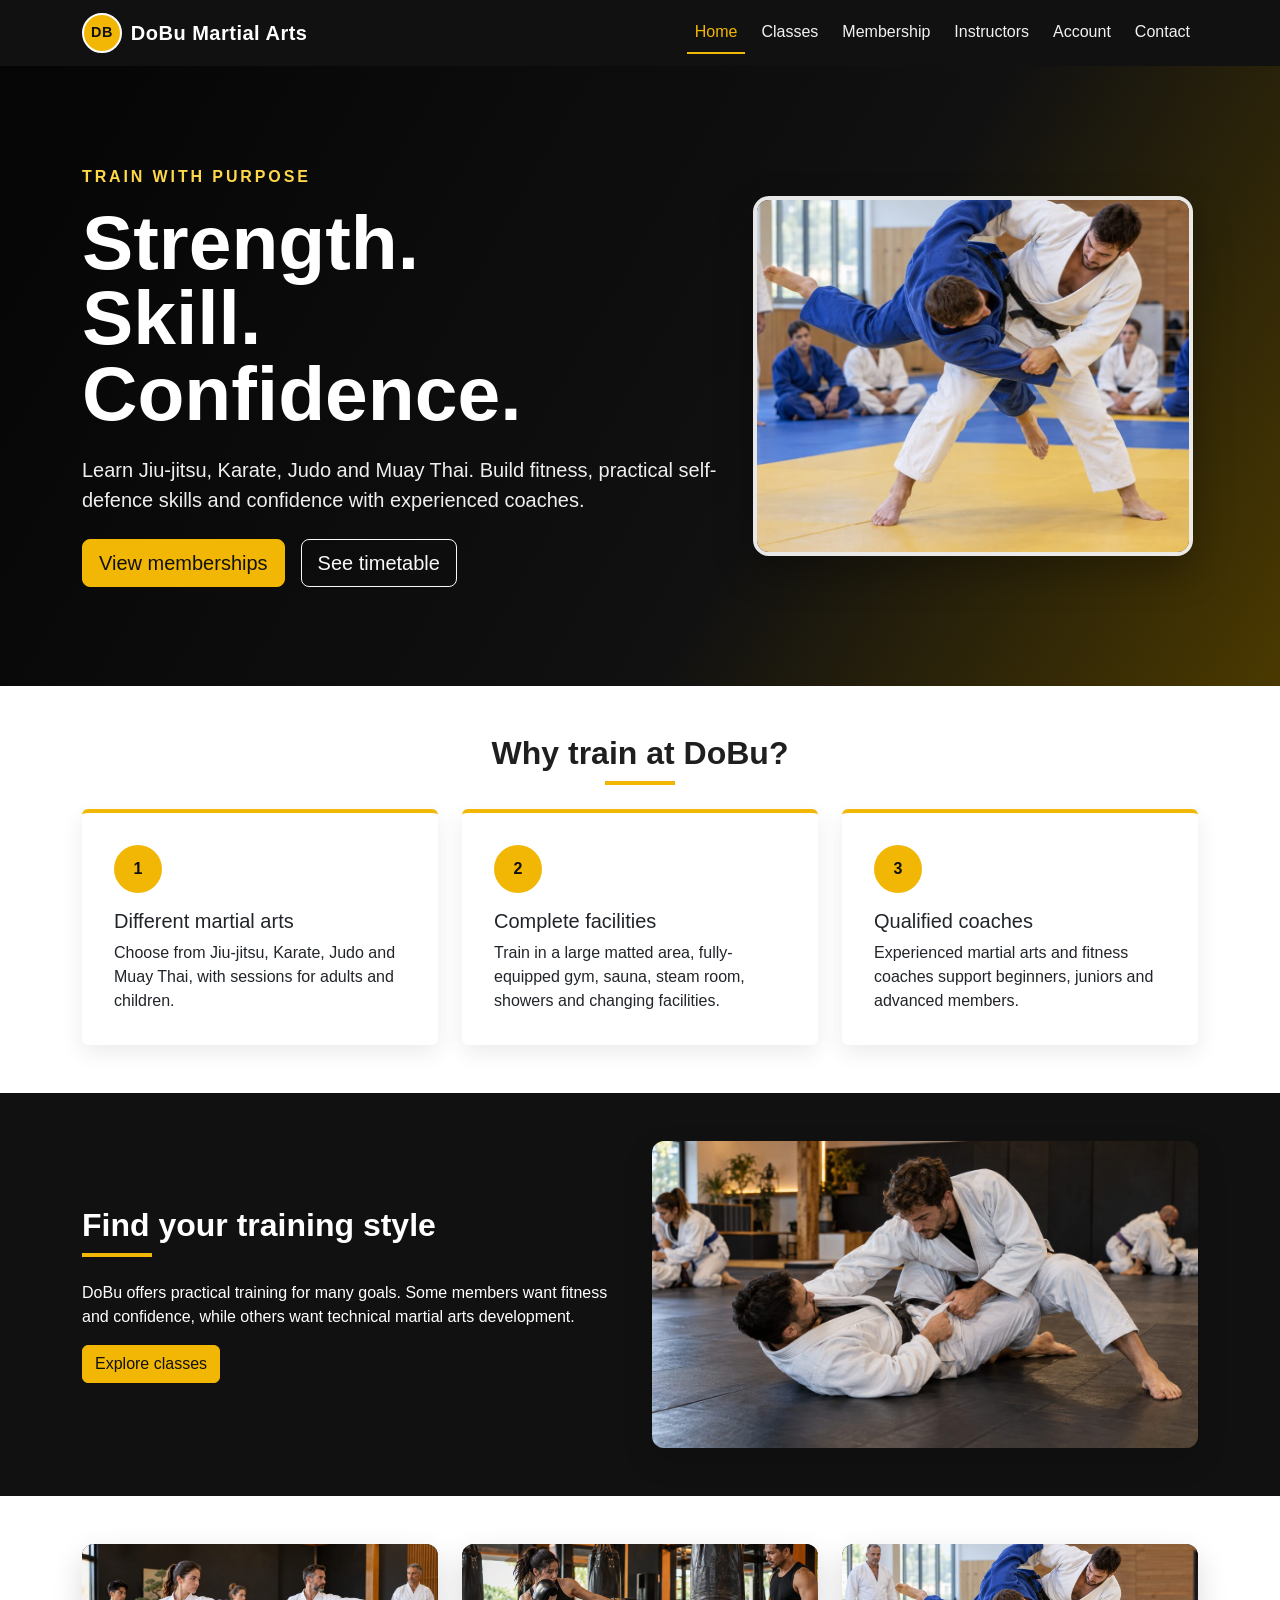
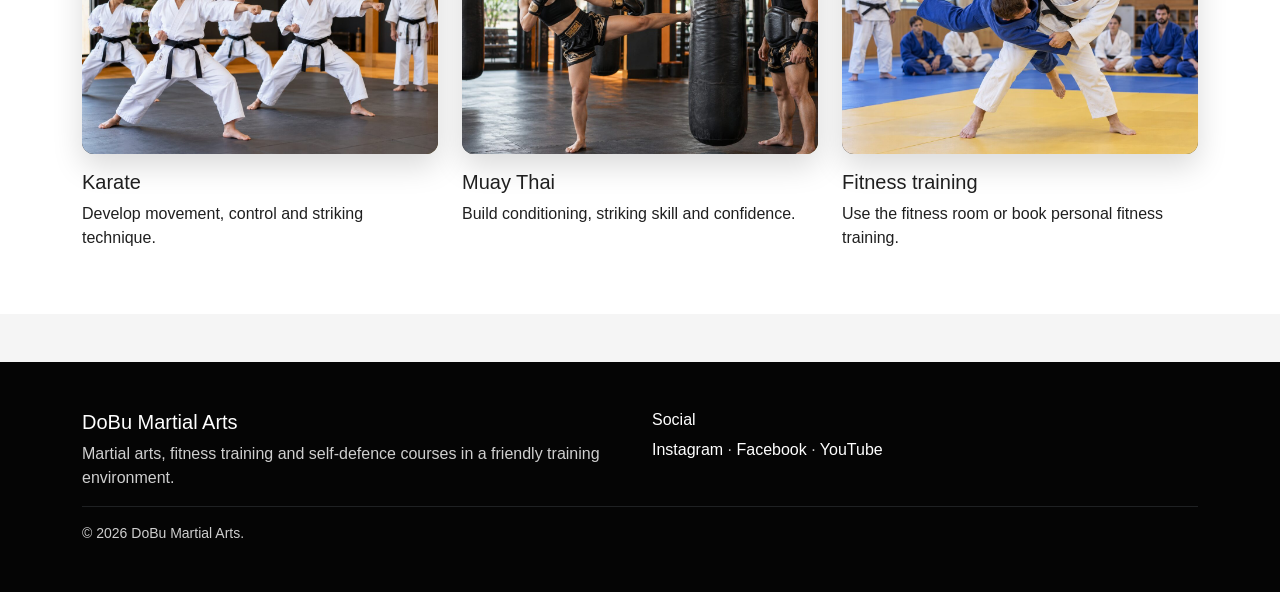
<file: index.html>
<!doctype html><html lang="en"><head><meta charset="utf-8"><meta name="viewport" content="width=device-width, initial-scale=1"><meta name="description" content="DoBu Martial Arts gym, classes, memberships and fitness training."><title>Home | DoBu Martial Arts</title><link rel="stylesheet" href="bootstrap/css/bootstrap.min.css"><link rel="stylesheet" href="css/style.css"></head><body><a class="skip-link" href="#mainContent">Skip to main content</a>
<nav class="navbar navbar-expand-lg navbar-dark bg-dobu-black sticky-top" aria-label="Main navigation">
  <div class="container">
    <a class="navbar-brand d-flex align-items-center" href="index.html"><span class="brand-mark">DB</span>DoBu Martial Arts</a>
    <button class="navbar-toggler" type="button" data-bs-toggle="collapse" data-bs-target="#mainNav" aria-controls="mainNav" aria-expanded="false" aria-label="Toggle navigation"><span class="navbar-toggler-icon"></span></button>
    <div class="collapse navbar-collapse" id="mainNav"><ul class="navbar-nav ms-auto gap-lg-2"><li class="nav-item"><a class="nav-link active" aria-current="page" href="index.html">Home</a></li><li class="nav-item"><a class="nav-link" href="classes.html">Classes</a></li><li class="nav-item"><a class="nav-link" href="membership.html">Membership</a></li><li class="nav-item"><a class="nav-link" href="instructors.html">Instructors</a></li><li class="nav-item"><a class="nav-link" href="account.html">Account</a></li><li class="nav-item"><a class="nav-link" href="contact.html">Contact</a></li></ul></div>
  </div>
</nav><main id="mainContent">
<section class="hero"><div class="container"><div class="row align-items-center g-4"><div class="col-lg-7"><p class="hero-kicker">Train with purpose</p><h1>Strength.<br>Skill.<br>Confidence.</h1><p class="lead mt-4">Learn Jiu-jitsu, Karate, Judo and Muay Thai. Build fitness, practical self-defence skills and confidence with experienced coaches.</p><div class="d-flex flex-wrap gap-3 mt-4 justify-content-center justify-content-lg-start"><a class="btn btn-dobu btn-lg" href="membership.html">View memberships</a><a class="btn btn-outline-light btn-lg" href="classes.html">See timetable</a></div></div><div class="col-lg-5 d-flex justify-content-center"><div class="hero-photo"><img src="images/martial-arts/judo.jpg" alt="Two martial arts students practising judo in a dojo"></div></div></div></div></section>
<section class="py-5 bg-white"><div class="container"><h2 class="section-title text-center">Why train at DoBu?</h2><div class="row g-4"><div class="col-md-4"><div class="card feature-card p-3"><div class="card-body"><div class="feature-number">1</div><h3 class="h5">Different martial arts</h3><p class="mb-0">Choose from Jiu-jitsu, Karate, Judo and Muay Thai, with sessions for adults and children.</p></div></div></div><div class="col-md-4"><div class="card feature-card p-3"><div class="card-body"><div class="feature-number">2</div><h3 class="h5">Complete facilities</h3><p class="mb-0">Train in a large matted area, fully-equipped gym, sauna, steam room, showers and changing facilities.</p></div></div></div><div class="col-md-4"><div class="card feature-card p-3"><div class="card-body"><div class="feature-number">3</div><h3 class="h5">Qualified coaches</h3><p class="mb-0">Experienced martial arts and fitness coaches support beginners, juniors and advanced members.</p></div></div></div></div></div></section>
<section class="py-5 dark-section"><div class="container"><div class="row g-4 align-items-center"><div class="col-lg-6"><h2 class="section-title">Find your training style</h2><p>DoBu offers practical training for many goals. Some members want fitness and confidence, while others want technical martial arts development.</p><a class="btn btn-dobu" href="classes.html">Explore classes</a></div><div class="col-lg-6"><div class="sign-panel"><img src="images/martial-arts/jiu-jitsu.jpg" alt="Students practising a jiu-jitsu technique"></div></div></div></div></section>
<section class="py-5 bg-white"><div class="container"><div class="row g-4"><div class="col-md-4"><div class="sign-panel compact"><img src="images/martial-arts/karate.jpg" alt="Students practising karate in a dojo"></div><h3 class="h5 mt-3">Karate</h3><p>Develop movement, control and striking technique.</p></div><div class="col-md-4"><div class="sign-panel compact"><img src="images/martial-arts/muay-thai.jpg" alt="Students practising Muay Thai in a ring"></div><h3 class="h5 mt-3">Muay Thai</h3><p>Build conditioning, striking skill and confidence.</p></div><div class="col-md-4"><div class="sign-panel compact"><img src="images/martial-arts/judo.jpg" alt="Students exercising together during martial arts training"></div><h3 class="h5 mt-3">Fitness training</h3><p>Use the fitness room or book personal fitness training.</p></div></div></div></section>
</main><footer class="footer py-5 mt-5">
  <div class="container">
    <div class="row g-4 align-items-start">
      <div class="col-md-6"><h2 class="h5 text-white">DoBu Martial Arts</h2><p class="mb-0">Martial arts, fitness training and self-defence courses in a friendly training environment.</p></div>
      <div class="col-md-6"><h2 class="h6 text-white">Social</h2><p class="mb-0"><a href="https://www.instagram.com/" target="_blank" rel="noopener">Instagram</a> · <a href="https://www.facebook.com/" target="_blank" rel="noopener">Facebook</a> · <a href="https://www.youtube.com/" target="_blank" rel="noopener">YouTube</a></p></div>
    </div>
    <hr class="border-secondary"><p class="small mb-0">&copy; <span class="current-year"></span> DoBu Martial Arts.</p>
  </div>
</footer>
<script src="bootstrap/js/bootstrap.bundle.min.js"></script><script src="js/main.js"></script></body></html>
</file>
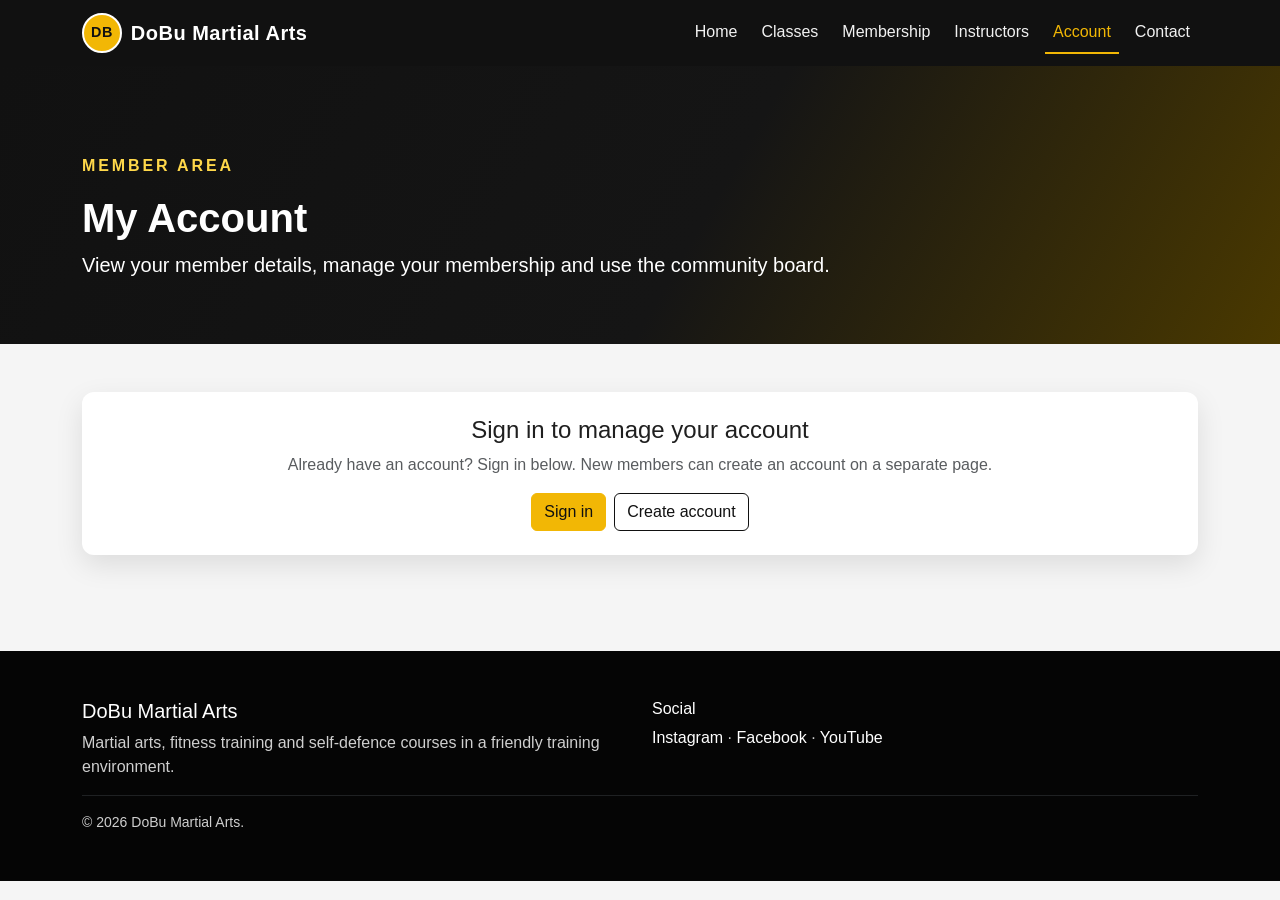
<file: account.html>
<!doctype html>
<html lang="en"><head><meta charset="utf-8"><meta name="viewport" content="width=device-width, initial-scale=1"><meta name="description" content="Manage your DoBu Martial Arts membership account."><title>Account | DoBu Martial Arts</title><link rel="stylesheet" href="bootstrap/css/bootstrap.min.css"><link rel="stylesheet" href="css/style.css"></head><body><a class="skip-link" href="#mainContent">Skip to main content</a>
<nav class="navbar navbar-expand-lg navbar-dark bg-dobu-black sticky-top" aria-label="Main navigation">
  <div class="container">
    <a class="navbar-brand d-flex align-items-center" href="index.html"><span class="brand-mark">DB</span>DoBu Martial Arts</a>
    <button class="navbar-toggler" type="button" data-bs-toggle="collapse" data-bs-target="#mainNav" aria-controls="mainNav" aria-expanded="false" aria-label="Toggle navigation"><span class="navbar-toggler-icon"></span></button>
    <div class="collapse navbar-collapse" id="mainNav"><ul class="navbar-nav ms-auto gap-lg-2"><li class="nav-item"><a class="nav-link" href="index.html">Home</a></li><li class="nav-item"><a class="nav-link" href="classes.html">Classes</a></li><li class="nav-item"><a class="nav-link" href="membership.html">Membership</a></li><li class="nav-item"><a class="nav-link" href="instructors.html">Instructors</a></li><li class="nav-item"><a class="nav-link active" aria-current="page" href="account.html">Account</a></li><li class="nav-item"><a class="nav-link" href="contact.html">Contact</a></li></ul></div>
  </div>
</nav>
<main id="mainContent"><header class="page-hero"><div class="container"><p class="hero-kicker">Member area</p><h1>My Account</h1><p class="lead mb-0">View your member details, manage your membership and use the community board.</p></div></header>
<section class="py-5"><div class="container">
<div id="authPrompt" class="form-panel text-center"><h2 class="h4">Sign in to manage your account</h2><p class="text-muted">Already have an account? Sign in below. New members can create an account on a separate page.</p><div class="d-flex gap-2 justify-content-center flex-wrap"><a class="btn btn-dobu" href="login.html">Sign in</a><a class="btn btn-outline-dobu" href="register.html">Create account</a></div></div>
<div id="accountPanel" class="d-none"><div class="account-status mb-4"><strong id="accountText"></strong></div><div class="row g-4"><div class="col-lg-5"><div class="form-panel"><h2 class="h4">Member details</h2><p><strong>Name:</strong> <span id="memberName"></span></p><p><strong>Email:</strong> <span id="memberEmail"></span></p><p><strong>Current selection:</strong> <span id="memberPlan"></span></p><button id="logoutBtn" class="btn btn-sm btn-outline-dark" type="button">Log out</button></div></div><div class="col-lg-7"><div class="form-panel"><h2 class="h4">Choose your training package</h2><p class="text-muted">Select a monthly membership, then add any extra sessions you want. Prices update below.</p><form id="membershipForm" class="needs-validation" novalidate>
<div class="mb-3"><label for="membershipSelect" class="form-label">Monthly membership</label><select id="membershipSelect" class="form-select" required><option value="">Choose a package...</option><option value="Basic">Basic — £25/month (1 martial art, 2 sessions/week)</option><option value="Intermediate">Intermediate — £35/month (1 martial art, 3 sessions/week)</option><option value="Advanced">Advanced — £45/month (any 2 martial arts, 5 sessions/week)</option><option value="Elite">Elite — £60/month (unlimited classes)</option><option value="Junior">Junior — £25/month (kids sessions)</option><option value="None">No monthly membership</option></select><div class="invalid-feedback">Choose a package or select no monthly membership.</div></div>
<fieldset class="mb-3"><legend class="h6">Add extra training (optional)</legend><div class="form-check"><input class="form-check-input extra-option" type="checkbox" id="privateTuition" value="15" data-name="Private martial arts tuition (1 hour)"><label class="form-check-label" for="privateTuition">Private martial arts tuition — £15 per hour</label></div><div class="form-check"><input class="form-check-input extra-option" type="checkbox" id="selfDefence" value="180" data-name="Six-week beginners' self-defence course"><label class="form-check-label" for="selfDefence">Six-week beginners' self-defence course — £180 total (2 × 1-hour sessions/week)</label></div><div class="form-check"><input class="form-check-input extra-option" type="checkbox" id="fitnessRoom" value="6" data-name="Fitness room visit"><label class="form-check-label" for="fitnessRoom">Fitness room — £6 per visit</label></div><div class="form-check"><input class="form-check-input extra-option" type="checkbox" id="personalTraining" value="35" data-name="Personal fitness training (1 hour)"><label class="form-check-label" for="personalTraining">Personal fitness training — £35 per hour</label></div></fieldset>
<div id="quantityFields" class="row g-3 mb-3"><div class="col-sm-6"><label class="form-label" for="privateHours">Private tuition hours</label><input class="form-control extra-quantity" id="privateHours" type="number" min="1" value="1" data-for="privateTuition" disabled></div><div class="col-sm-6"><label class="form-label" for="fitnessVisits">Fitness room visits</label><input class="form-control extra-quantity" id="fitnessVisits" type="number" min="1" value="1" data-for="fitnessRoom" disabled></div><div class="col-sm-6"><label class="form-label" for="personalHours">Personal training hours</label><input class="form-control extra-quantity" id="personalHours" type="number" min="1" value="1" data-for="personalTraining" disabled></div></div>
<div class="order-summary mb-3"><h3 class="h6">Price summary</h3><p class="mb-1">Monthly package: <strong id="packagePrice">£0.00</strong></p><p class="mb-1">One-off extras: <strong id="extrasPrice">£0.00</strong></p><p class="mb-0 fs-5">Due today: <strong id="totalPrice">£0.00</strong></p><small class="text-muted">Monthly package renews each month. Extras and the course are one-off charges.</small></div>
<fieldset class="mb-3"><legend class="h6">How would you like to pay?</legend><div class="form-check"><input class="form-check-input" type="radio" name="paymentMethod" id="payCard" value="Card" required><label class="form-check-label" for="payCard">Debit or credit card (demo selection)</label></div><div class="form-check"><input class="form-check-input" type="radio" name="paymentMethod" id="payCash" value="Cash"><label class="form-check-label" for="payCash">Pay at reception</label></div><div class="form-check"><input class="form-check-input" type="radio" name="paymentMethod" id="payBank" value="Bank transfer"><label class="form-check-label" for="payBank">Bank transfer (staff will provide details)</label></div><div class="form-text">This student demo records your choice only. Do not enter real card or bank details.</div></fieldset>
<div class="form-check mb-3"><input class="form-check-input" type="checkbox" id="termsCheck" required><label class="form-check-label" for="termsCheck">I understand the monthly price and one-off charges shown above.</label><div class="invalid-feedback">Please confirm before continuing.</div></div><button class="btn btn-dobu" type="submit">Confirm package and booking</button></form><div id="membershipMessage" class="alert alert-success d-none mt-3" role="status" aria-live="polite"></div></div></div></div>
<div class="mt-5 form-panel"><h2 class="h4">Community board</h2><p class="text-muted">Share a short message with other members.</p><form id="communityForm" class="needs-validation mb-4" novalidate><label for="communityMessage" class="form-label">Post a message</label><textarea id="communityMessage" class="form-control mb-3" rows="3" maxlength="180" required></textarea><div class="invalid-feedback">Write a short message first.</div><button class="btn btn-dobu" type="submit">Post message</button></form><div id="communityList" aria-live="polite"></div></div></div>
</div></section></main><footer class="footer py-5 mt-5">
  <div class="container">
    <div class="row g-4 align-items-start">
      <div class="col-md-6"><h2 class="h5 text-white">DoBu Martial Arts</h2><p class="mb-0">Martial arts, fitness training and self-defence courses in a friendly training environment.</p></div>
      <div class="col-md-6"><h2 class="h6 text-white">Social</h2><p class="mb-0"><a href="https://www.instagram.com/" target="_blank" rel="noopener">Instagram</a> · <a href="https://www.facebook.com/" target="_blank" rel="noopener">Facebook</a> · <a href="https://www.youtube.com/" target="_blank" rel="noopener">YouTube</a></p></div>
    </div>
    <hr class="border-secondary"><p class="small mb-0">&copy; <span class="current-year"></span> DoBu Martial Arts.</p>
  </div>
</footer>
<script src="bootstrap/js/bootstrap.bundle.min.js"></script><script src="js/main.js"></script></body></html>
</file>
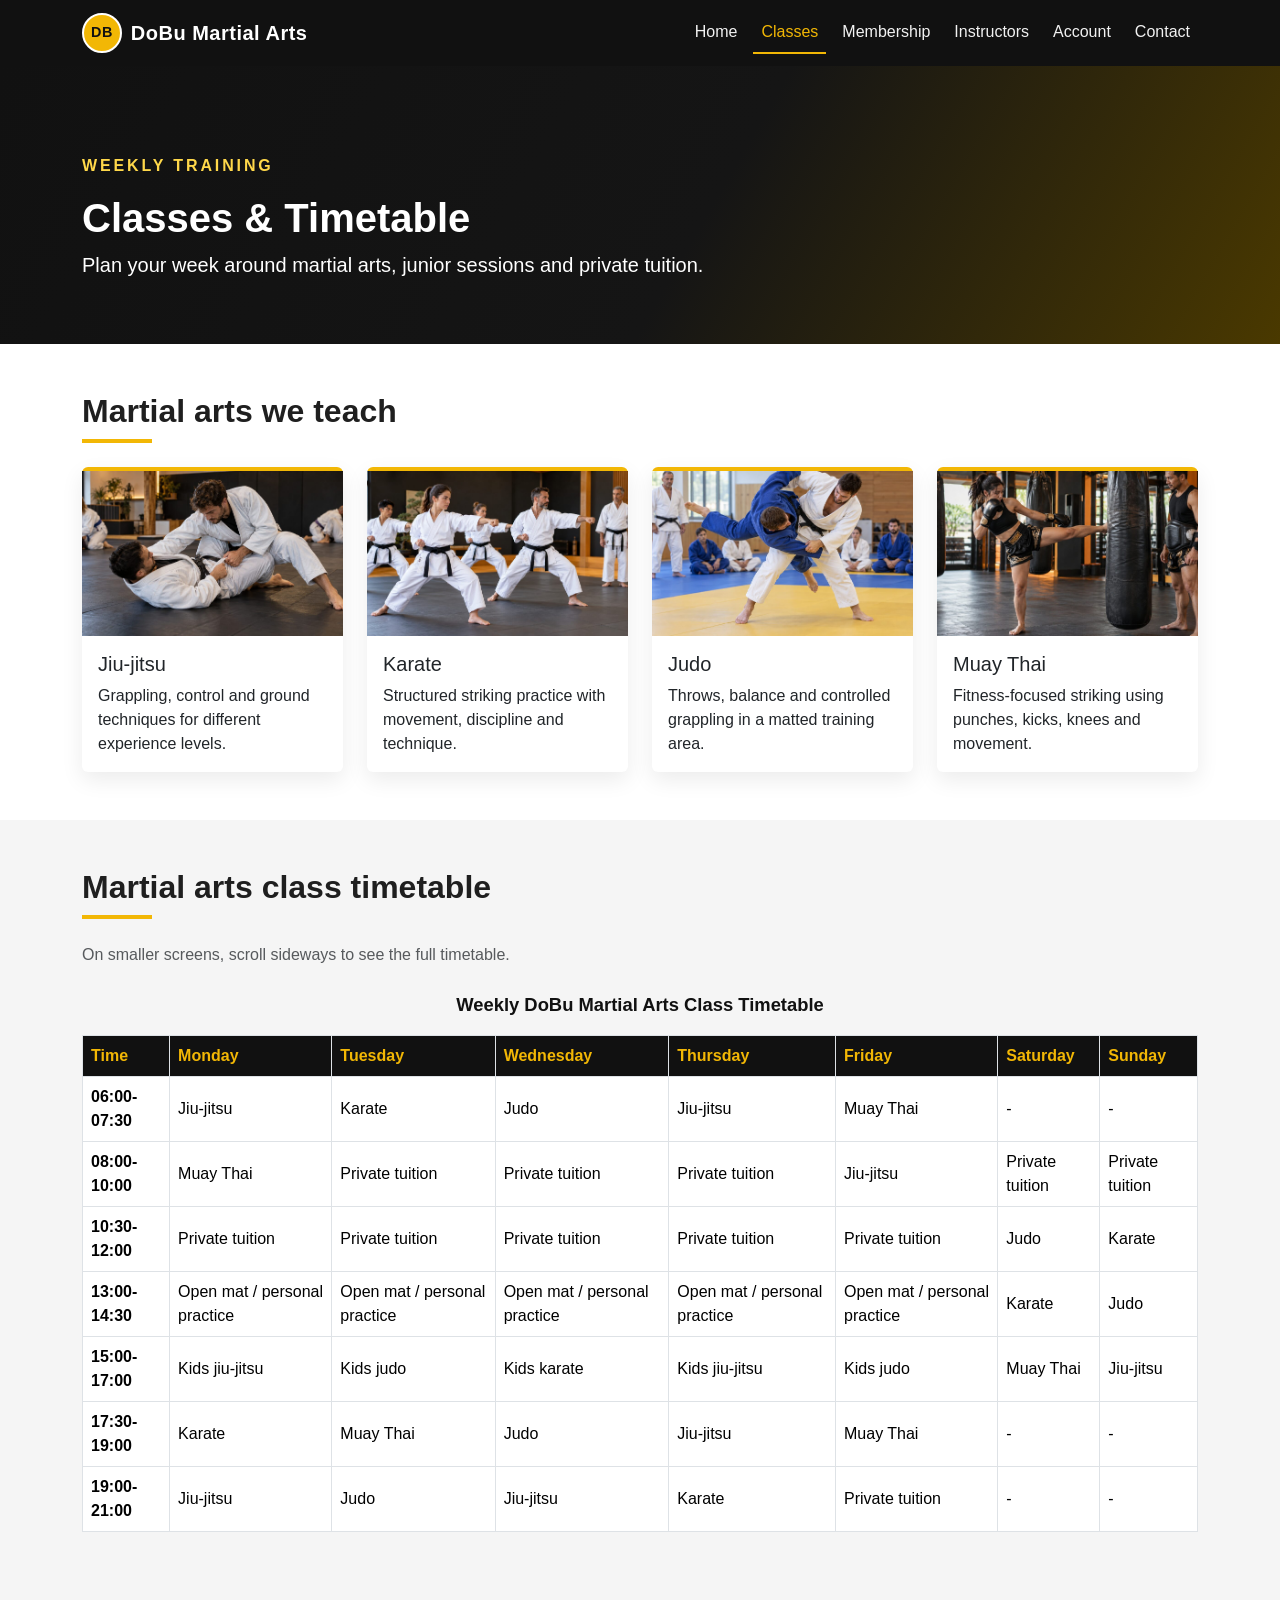
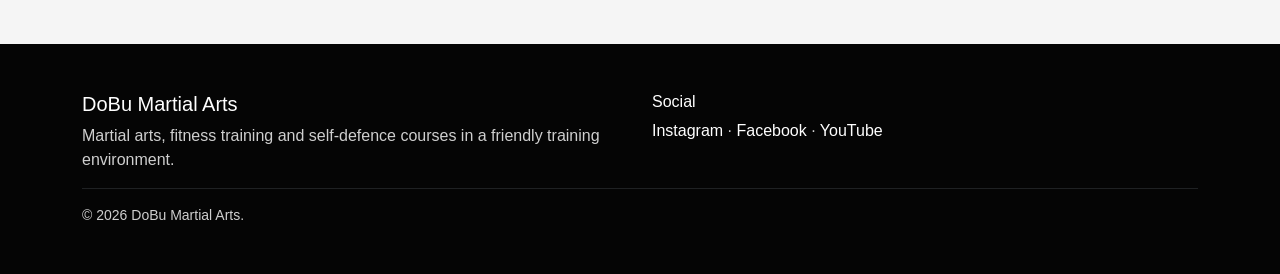
<file: classes.html>
<!doctype html><html lang="en"><head><meta charset="utf-8"><meta name="viewport" content="width=device-width, initial-scale=1"><meta name="description" content="Martial arts classes and weekly timetable at DoBu Martial Arts."><title>Classes | DoBu Martial Arts</title><link rel="stylesheet" href="bootstrap/css/bootstrap.min.css"><link rel="stylesheet" href="css/style.css"></head><body><a class="skip-link" href="#mainContent">Skip to main content</a>
<nav class="navbar navbar-expand-lg navbar-dark bg-dobu-black sticky-top" aria-label="Main navigation">
  <div class="container">
    <a class="navbar-brand d-flex align-items-center" href="index.html"><span class="brand-mark">DB</span>DoBu Martial Arts</a>
    <button class="navbar-toggler" type="button" data-bs-toggle="collapse" data-bs-target="#mainNav" aria-controls="mainNav" aria-expanded="false" aria-label="Toggle navigation"><span class="navbar-toggler-icon"></span></button>
    <div class="collapse navbar-collapse" id="mainNav"><ul class="navbar-nav ms-auto gap-lg-2"><li class="nav-item"><a class="nav-link" href="index.html">Home</a></li><li class="nav-item"><a class="nav-link active" aria-current="page" href="classes.html">Classes</a></li><li class="nav-item"><a class="nav-link" href="membership.html">Membership</a></li><li class="nav-item"><a class="nav-link" href="instructors.html">Instructors</a></li><li class="nav-item"><a class="nav-link" href="account.html">Account</a></li><li class="nav-item"><a class="nav-link" href="contact.html">Contact</a></li></ul></div>
  </div>
</nav><main id="mainContent"><header class="page-hero"><div class="container"><p class="hero-kicker">Weekly training</p><h1>Classes & Timetable</h1><p class="lead mb-0">Plan your week around martial arts, junior sessions and private tuition.</p></div></header>
<section class="py-5 bg-white"><div class="container"><h2 class="section-title">Martial arts we teach</h2><div class="row g-4"><div class="col-md-6 col-lg-3"><div class="card martial-card"><div class="martial-sign"><img src="images/martial-arts/jiu-jitsu.jpg" alt="Students practising jiu-jitsu in a dojo"></div><div class="card-body"><h3 class="h5">Jiu-jitsu</h3><p class="mb-0">Grappling, control and ground techniques for different experience levels.</p></div></div></div><div class="col-md-6 col-lg-3"><div class="card martial-card"><div class="martial-sign"><img src="images/martial-arts/karate.jpg" alt="Students practising karate in a dojo"></div><div class="card-body"><h3 class="h5">Karate</h3><p class="mb-0">Structured striking practice with movement, discipline and technique.</p></div></div></div><div class="col-md-6 col-lg-3"><div class="card martial-card"><div class="martial-sign"><img src="images/martial-arts/judo.jpg" alt="Students practising judo in a dojo"></div><div class="card-body"><h3 class="h5">Judo</h3><p class="mb-0">Throws, balance and controlled grappling in a matted training area.</p></div></div></div><div class="col-md-6 col-lg-3"><div class="card martial-card"><div class="martial-sign"><img src="images/martial-arts/muay-thai.jpg" alt="Students practising Muay Thai in a dojo"></div><div class="card-body"><h3 class="h5">Muay Thai</h3><p class="mb-0">Fitness-focused striking using punches, kicks, knees and movement.</p></div></div></div></div></div></section>
<section class="py-5"><div class="container"><h2 class="section-title">Martial arts class timetable</h2><p class="text-muted">On smaller screens, scroll sideways to see the full timetable.</p><div class="table-responsive"><table class="table table-bordered table-dobu align-middle"><caption class="timetable-caption">Weekly DoBu Martial Arts Class Timetable</caption><thead><tr><th scope="col">Time</th><th scope="col">Monday</th><th scope="col">Tuesday</th><th scope="col">Wednesday</th><th scope="col">Thursday</th><th scope="col">Friday</th><th scope="col">Saturday</th><th scope="col">Sunday</th></tr></thead><tbody>
<tr><th scope="row">06:00-07:30</th><td>Jiu-jitsu</td><td>Karate</td><td>Judo</td><td>Jiu-jitsu</td><td>Muay Thai</td><td>-</td><td>-</td></tr>
<tr><th scope="row">08:00-10:00</th><td>Muay Thai</td><td>Private tuition</td><td>Private tuition</td><td>Private tuition</td><td>Jiu-jitsu</td><td>Private tuition</td><td>Private tuition</td></tr>
<tr><th scope="row">10:30-12:00</th><td>Private tuition</td><td>Private tuition</td><td>Private tuition</td><td>Private tuition</td><td>Private tuition</td><td>Judo</td><td>Karate</td></tr>
<tr><th scope="row">13:00-14:30</th><td>Open mat / personal practice</td><td>Open mat / personal practice</td><td>Open mat / personal practice</td><td>Open mat / personal practice</td><td>Open mat / personal practice</td><td>Karate</td><td>Judo</td></tr>
<tr><th scope="row">15:00-17:00</th><td>Kids jiu-jitsu</td><td>Kids judo</td><td>Kids karate</td><td>Kids jiu-jitsu</td><td>Kids judo</td><td>Muay Thai</td><td>Jiu-jitsu</td></tr>
<tr><th scope="row">17:30-19:00</th><td>Karate</td><td>Muay Thai</td><td>Judo</td><td>Jiu-jitsu</td><td>Muay Thai</td><td>-</td><td>-</td></tr>
<tr><th scope="row">19:00-21:00</th><td>Jiu-jitsu</td><td>Judo</td><td>Jiu-jitsu</td><td>Karate</td><td>Private tuition</td><td>-</td><td>-</td></tr>
</tbody></table></div></div></section></main><footer class="footer py-5 mt-5">
  <div class="container">
    <div class="row g-4 align-items-start">
      <div class="col-md-6"><h2 class="h5 text-white">DoBu Martial Arts</h2><p class="mb-0">Martial arts, fitness training and self-defence courses in a friendly training environment.</p></div>
      <div class="col-md-6"><h2 class="h6 text-white">Social</h2><p class="mb-0"><a href="https://www.instagram.com/" target="_blank" rel="noopener">Instagram</a> · <a href="https://www.facebook.com/" target="_blank" rel="noopener">Facebook</a> · <a href="https://www.youtube.com/" target="_blank" rel="noopener">YouTube</a></p></div>
    </div>
    <hr class="border-secondary"><p class="small mb-0">&copy; <span class="current-year"></span> DoBu Martial Arts.</p>
  </div>
</footer>
<script src="bootstrap/js/bootstrap.bundle.min.js"></script><script src="js/main.js"></script></body></html>
</file>
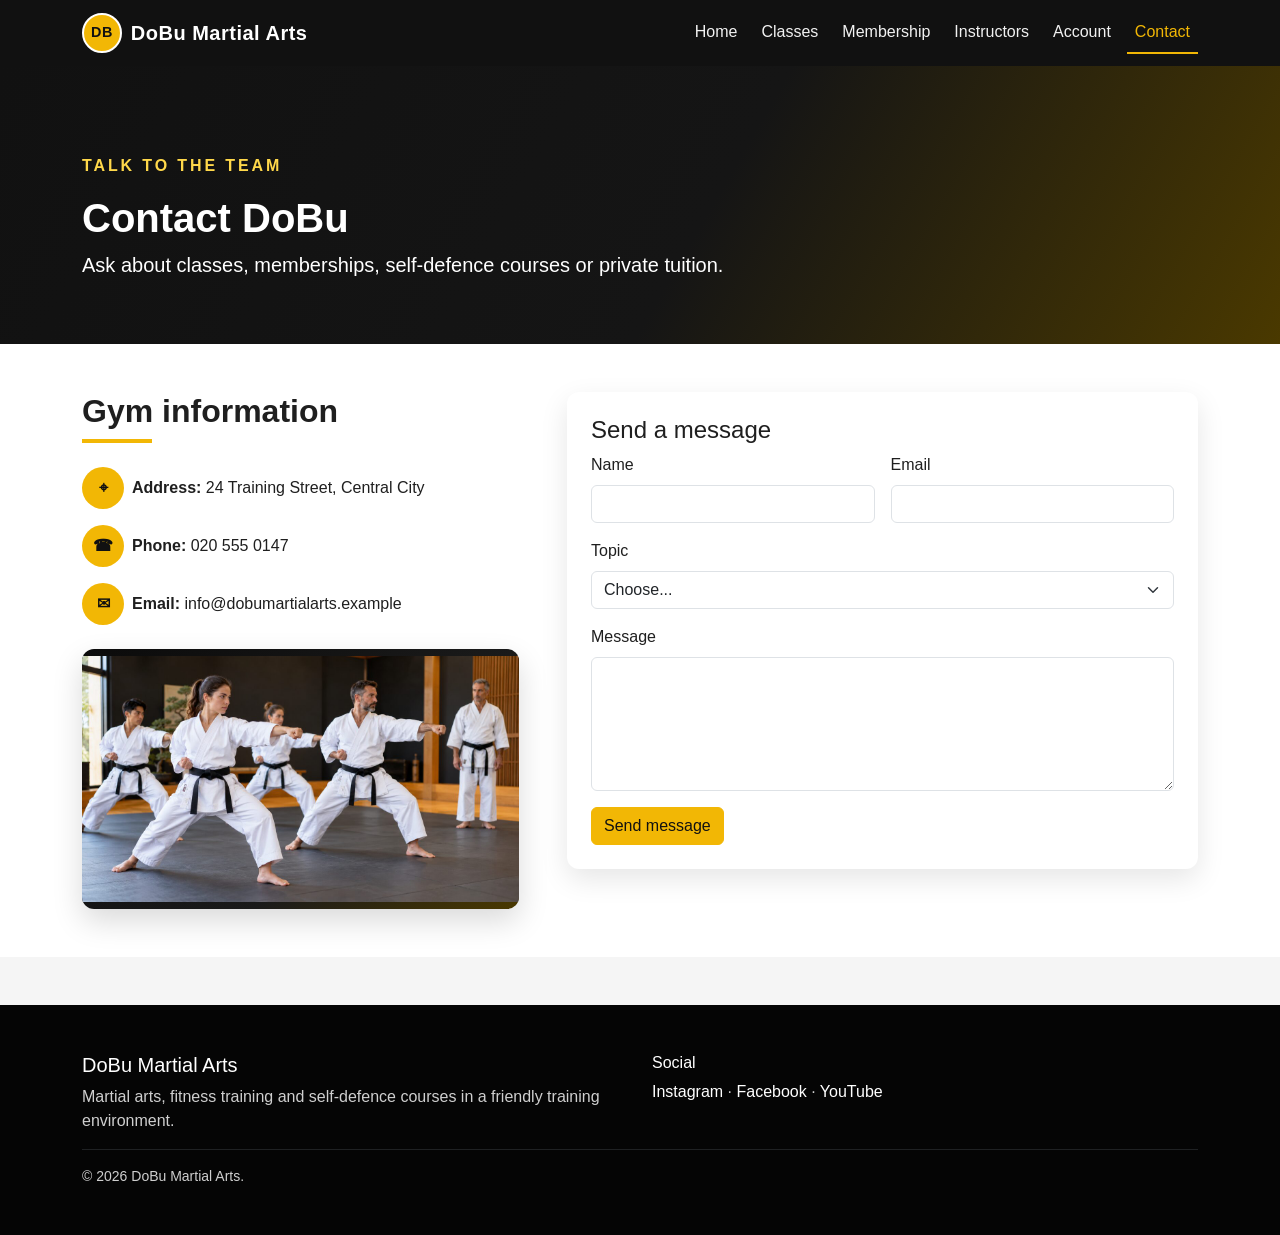
<file: contact.html>
<!doctype html><html lang="en"><head><meta charset="utf-8"><meta name="viewport" content="width=device-width, initial-scale=1"><meta name="description" content="Contact form and gym information for DoBu Martial Arts."><title>Contact | DoBu Martial Arts</title><link rel="stylesheet" href="bootstrap/css/bootstrap.min.css"><link rel="stylesheet" href="css/style.css"></head><body><a class="skip-link" href="#mainContent">Skip to main content</a>
<nav class="navbar navbar-expand-lg navbar-dark bg-dobu-black sticky-top" aria-label="Main navigation">
  <div class="container">
    <a class="navbar-brand d-flex align-items-center" href="index.html"><span class="brand-mark">DB</span>DoBu Martial Arts</a>
    <button class="navbar-toggler" type="button" data-bs-toggle="collapse" data-bs-target="#mainNav" aria-controls="mainNav" aria-expanded="false" aria-label="Toggle navigation"><span class="navbar-toggler-icon"></span></button>
    <div class="collapse navbar-collapse" id="mainNav"><ul class="navbar-nav ms-auto gap-lg-2"><li class="nav-item"><a class="nav-link" href="index.html">Home</a></li><li class="nav-item"><a class="nav-link" href="classes.html">Classes</a></li><li class="nav-item"><a class="nav-link" href="membership.html">Membership</a></li><li class="nav-item"><a class="nav-link" href="instructors.html">Instructors</a></li><li class="nav-item"><a class="nav-link" href="account.html">Account</a></li><li class="nav-item"><a class="nav-link active" aria-current="page" href="contact.html">Contact</a></li></ul></div>
  </div>
</nav><main id="mainContent"><header class="page-hero"><div class="container"><p class="hero-kicker">Talk to the team</p><h1>Contact DoBu</h1><p class="lead mb-0">Ask about classes, memberships, self-defence courses or private tuition.</p></div></header>
<section class="py-5 bg-white"><div class="container"><div class="row g-5"><div class="col-lg-5"><h2 class="section-title">Gym information</h2><p><span class="contact-icon me-2" aria-hidden="true">⌖</span><strong>Address:</strong> 24 Training Street, Central City</p><p><span class="contact-icon me-2" aria-hidden="true">☎</span><strong>Phone:</strong> 020 555 0147</p><p><span class="contact-icon me-2" aria-hidden="true">✉</span><strong>Email:</strong> info@dobumartialarts.example</p><div class="sign-panel mt-4"><img src="images/martial-arts/karate.jpg" alt="Students training together at a martial arts gym"></div></div><div class="col-lg-7"><div class="form-panel"><h2 class="h4">Send a message</h2><form id="contactForm" class="needs-validation" novalidate><div class="row g-3"><div class="col-md-6"><label for="contactName" class="form-label">Name</label><input id="contactName" class="form-control" required><div class="invalid-feedback">Enter your name.</div></div><div class="col-md-6"><label for="contactEmail" class="form-label">Email</label><input id="contactEmail" type="email" class="form-control" required><div class="invalid-feedback">Enter a valid email.</div></div><div class="col-12"><label for="contactTopic" class="form-label">Topic</label><select id="contactTopic" class="form-select" required><option value="">Choose...</option><option>Membership</option><option>Classes</option><option>Private tuition</option><option>Self-defence course</option><option>Fitness training</option></select><div class="invalid-feedback">Choose a topic.</div></div><div class="col-12"><label for="contactBody" class="form-label">Message</label><textarea id="contactBody" class="form-control" rows="5" required minlength="10"></textarea><div class="invalid-feedback">Enter at least 10 characters.</div></div><div class="col-12"><button class="btn btn-dobu" type="submit">Send message</button></div></div></form><div id="contactMessage" class="alert alert-success d-none mt-3" role="status"></div></div></div></div></div></section></main><footer class="footer py-5 mt-5">
  <div class="container">
    <div class="row g-4 align-items-start">
      <div class="col-md-6"><h2 class="h5 text-white">DoBu Martial Arts</h2><p class="mb-0">Martial arts, fitness training and self-defence courses in a friendly training environment.</p></div>
      <div class="col-md-6"><h2 class="h6 text-white">Social</h2><p class="mb-0"><a href="https://www.instagram.com/" target="_blank" rel="noopener">Instagram</a> · <a href="https://www.facebook.com/" target="_blank" rel="noopener">Facebook</a> · <a href="https://www.youtube.com/" target="_blank" rel="noopener">YouTube</a></p></div>
    </div>
    <hr class="border-secondary"><p class="small mb-0">&copy; <span class="current-year"></span> DoBu Martial Arts.</p>
  </div>
</footer>
<script src="bootstrap/js/bootstrap.bundle.min.js"></script><script src="js/main.js"></script></body></html>
</file>
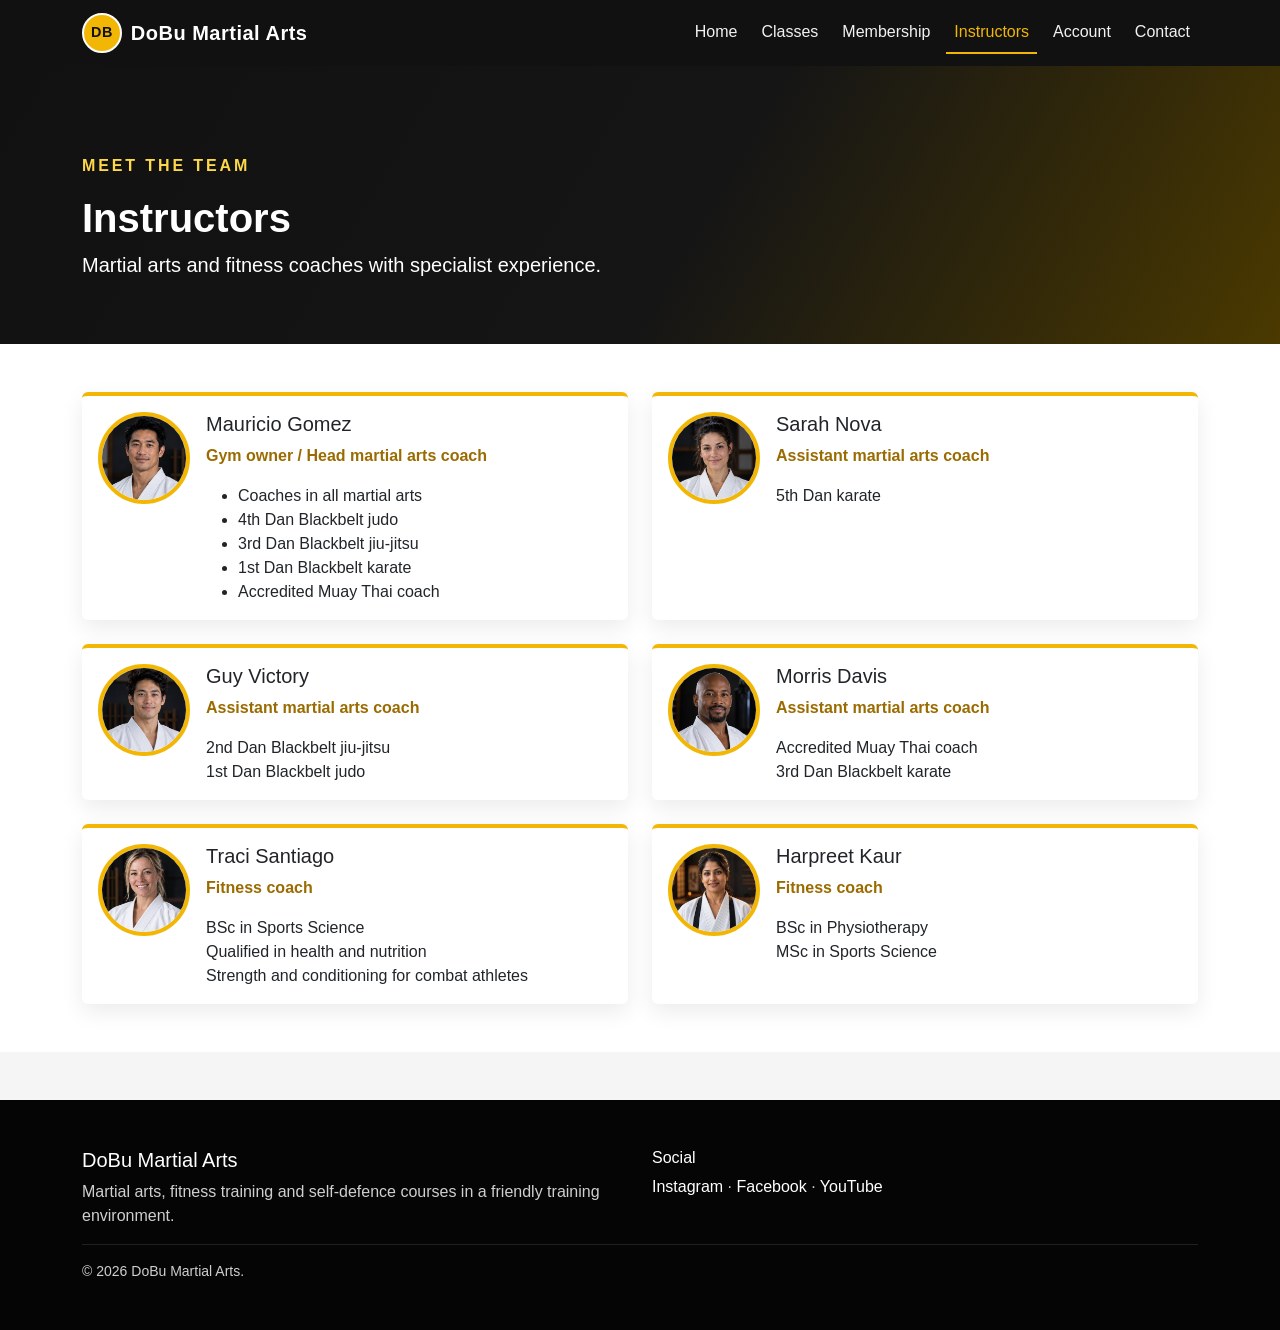
<file: instructors.html>
<!doctype html><html lang="en"><head><meta charset="utf-8"><meta name="viewport" content="width=device-width, initial-scale=1"><meta name="description" content="Instructor qualifications and coaching team at DoBu Martial Arts."><title>Instructors | DoBu Martial Arts</title><link rel="stylesheet" href="bootstrap/css/bootstrap.min.css"><link rel="stylesheet" href="css/style.css"></head><body><a class="skip-link" href="#mainContent">Skip to main content</a>
<nav class="navbar navbar-expand-lg navbar-dark bg-dobu-black sticky-top" aria-label="Main navigation">
  <div class="container">
    <a class="navbar-brand d-flex align-items-center" href="index.html"><span class="brand-mark">DB</span>DoBu Martial Arts</a>
    <button class="navbar-toggler" type="button" data-bs-toggle="collapse" data-bs-target="#mainNav" aria-controls="mainNav" aria-expanded="false" aria-label="Toggle navigation"><span class="navbar-toggler-icon"></span></button>
    <div class="collapse navbar-collapse" id="mainNav"><ul class="navbar-nav ms-auto gap-lg-2"><li class="nav-item"><a class="nav-link" href="index.html">Home</a></li><li class="nav-item"><a class="nav-link" href="classes.html">Classes</a></li><li class="nav-item"><a class="nav-link" href="membership.html">Membership</a></li><li class="nav-item"><a class="nav-link active" aria-current="page" href="instructors.html">Instructors</a></li><li class="nav-item"><a class="nav-link" href="account.html">Account</a></li><li class="nav-item"><a class="nav-link" href="contact.html">Contact</a></li></ul></div>
  </div>
</nav><main id="mainContent"><header class="page-hero"><div class="container"><p class="hero-kicker">Meet the team</p><h1>Instructors</h1><p class="lead mb-0">Martial arts and fitness coaches with specialist experience.</p></div></header>
<section class="py-5 bg-white"><div class="container"><div class="row g-4">
<div class="col-lg-6"><article class="card coach-card"><div class="card-body d-flex gap-3"><img class="coach-image" src="images/people/mauricio-gomez.jpg" alt="Portrait of Mauricio Gomez"><div><h2 class="h5">Mauricio Gomez</h2><p class="text-dobu-red fw-bold">Gym owner / Head martial arts coach</p><ul class="mb-0"><li>Coaches in all martial arts</li><li>4th Dan Blackbelt judo</li><li>3rd Dan Blackbelt jiu-jitsu</li><li>1st Dan Blackbelt karate</li><li>Accredited Muay Thai coach</li></ul></div></div></article></div>
<div class="col-lg-6"><article class="card coach-card"><div class="card-body d-flex gap-3"><img class="coach-image" src="images/people/sarah-nova.jpg" alt="Portrait of Sarah Nova"><div><h2 class="h5">Sarah Nova</h2><p class="text-dobu-red fw-bold">Assistant martial arts coach</p><p class="mb-0">5th Dan karate</p></div></div></article></div>
<div class="col-lg-6"><article class="card coach-card"><div class="card-body d-flex gap-3"><img class="coach-image" src="images/people/guy-victory.jpg" alt="Portrait of Guy Victory"><div><h2 class="h5">Guy Victory</h2><p class="text-dobu-red fw-bold">Assistant martial arts coach</p><p class="mb-0">2nd Dan Blackbelt jiu-jitsu<br>1st Dan Blackbelt judo</p></div></div></article></div>
<div class="col-lg-6"><article class="card coach-card"><div class="card-body d-flex gap-3"><img class="coach-image" src="images/people/morris-davis.jpg" alt="Portrait of Morris Davis"><div><h2 class="h5">Morris Davis</h2><p class="text-dobu-red fw-bold">Assistant martial arts coach</p><p class="mb-0">Accredited Muay Thai coach<br>3rd Dan Blackbelt karate</p></div></div></article></div>
<div class="col-lg-6"><article class="card coach-card"><div class="card-body d-flex gap-3"><img class="coach-image" src="images/people/traci-santiago.jpg" alt="Portrait of Traci Santiago"><div><h2 class="h5">Traci Santiago</h2><p class="text-dobu-red fw-bold">Fitness coach</p><p class="mb-0">BSc in Sports Science<br>Qualified in health and nutrition<br>Strength and conditioning for combat athletes</p></div></div></article></div>
<div class="col-lg-6"><article class="card coach-card"><div class="card-body d-flex gap-3"><img class="coach-image" src="images/people/harpreet-kaur.jpg" alt="Portrait of Harpreet Kaur"><div><h2 class="h5">Harpreet Kaur</h2><p class="text-dobu-red fw-bold">Fitness coach</p><p class="mb-0">BSc in Physiotherapy<br>MSc in Sports Science</p></div></div></article></div>
</div></div></section></main><footer class="footer py-5 mt-5">
  <div class="container">
    <div class="row g-4 align-items-start">
      <div class="col-md-6"><h2 class="h5 text-white">DoBu Martial Arts</h2><p class="mb-0">Martial arts, fitness training and self-defence courses in a friendly training environment.</p></div>
      <div class="col-md-6"><h2 class="h6 text-white">Social</h2><p class="mb-0"><a href="https://www.instagram.com/" target="_blank" rel="noopener">Instagram</a> · <a href="https://www.facebook.com/" target="_blank" rel="noopener">Facebook</a> · <a href="https://www.youtube.com/" target="_blank" rel="noopener">YouTube</a></p></div>
    </div>
    <hr class="border-secondary"><p class="small mb-0">&copy; <span class="current-year"></span> DoBu Martial Arts.</p>
  </div>
</footer>
<script src="bootstrap/js/bootstrap.bundle.min.js"></script><script src="js/main.js"></script></body></html>
</file>
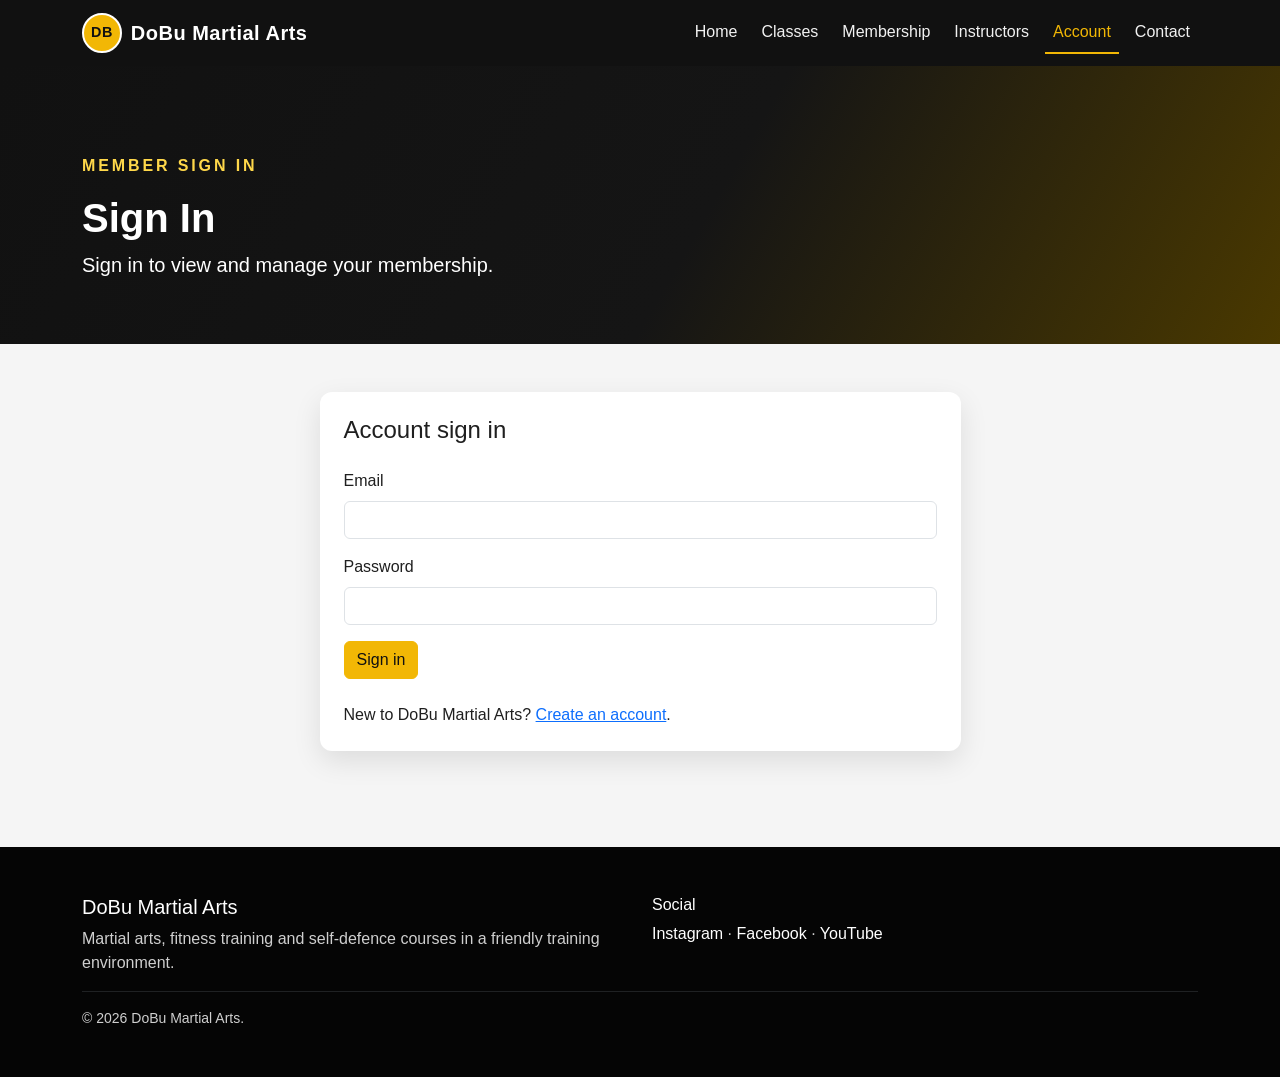
<file: login.html>
<!doctype html>
<html lang="en"><head><meta charset="utf-8"><meta name="viewport" content="width=device-width, initial-scale=1"><meta name="description" content="Sign in to your DoBu Martial Arts member account."><title>Sign In | DoBu Martial Arts</title><link rel="stylesheet" href="bootstrap/css/bootstrap.min.css"><link rel="stylesheet" href="css/style.css"></head><body><a class="skip-link" href="#mainContent">Skip to main content</a>
<nav class="navbar navbar-expand-lg navbar-dark bg-dobu-black sticky-top" aria-label="Main navigation">
  <div class="container">
    <a class="navbar-brand d-flex align-items-center" href="index.html"><span class="brand-mark">DB</span>DoBu Martial Arts</a>
    <button class="navbar-toggler" type="button" data-bs-toggle="collapse" data-bs-target="#mainNav" aria-controls="mainNav" aria-expanded="false" aria-label="Toggle navigation"><span class="navbar-toggler-icon"></span></button>
    <div class="collapse navbar-collapse" id="mainNav"><ul class="navbar-nav ms-auto gap-lg-2"><li class="nav-item"><a class="nav-link" href="index.html">Home</a></li><li class="nav-item"><a class="nav-link" href="classes.html">Classes</a></li><li class="nav-item"><a class="nav-link" href="membership.html">Membership</a></li><li class="nav-item"><a class="nav-link" href="instructors.html">Instructors</a></li><li class="nav-item"><a class="nav-link active" aria-current="page" href="account.html">Account</a></li><li class="nav-item"><a class="nav-link" href="contact.html">Contact</a></li></ul></div>
  </div>
</nav>
<main id="mainContent"><header class="page-hero"><div class="container"><p class="hero-kicker">Member sign in</p><h1>Sign In</h1><p class="lead mb-0">Sign in to view and manage your membership.</p></div></header>
<section class="py-5"><div class="container"><div class="row justify-content-center"><div class="col-lg-7"><div class="form-panel"><h2 class="h4 mb-4">Account sign in</h2><form id="loginForm" class="needs-validation" novalidate><div class="mb-3"><label for="loginEmail" class="form-label">Email</label><input id="loginEmail" class="form-control" type="email" required autocomplete="email"><div class="invalid-feedback">Enter your email.</div></div><div class="mb-3"><label for="loginPassword" class="form-label">Password</label><input id="loginPassword" class="form-control" type="password" required autocomplete="current-password"><div class="invalid-feedback">Enter your password.</div></div><button class="btn btn-dobu" type="submit">Sign in</button></form><div id="loginMessage" class="alert d-none mt-3" role="status"></div><p class="mt-4 mb-0">New to DoBu Martial Arts? <a href="register.html">Create an account</a>.</p></div></div></div></div></section></main><footer class="footer py-5 mt-5">
  <div class="container">
    <div class="row g-4 align-items-start">
      <div class="col-md-6"><h2 class="h5 text-white">DoBu Martial Arts</h2><p class="mb-0">Martial arts, fitness training and self-defence courses in a friendly training environment.</p></div>
      <div class="col-md-6"><h2 class="h6 text-white">Social</h2><p class="mb-0"><a href="https://www.instagram.com/" target="_blank" rel="noopener">Instagram</a> · <a href="https://www.facebook.com/" target="_blank" rel="noopener">Facebook</a> · <a href="https://www.youtube.com/" target="_blank" rel="noopener">YouTube</a></p></div>
    </div>
    <hr class="border-secondary"><p class="small mb-0">&copy; <span class="current-year"></span> DoBu Martial Arts.</p>
  </div>
</footer>
<script src="bootstrap/js/bootstrap.bundle.min.js"></script><script src="js/main.js"></script></body></html>
</file>
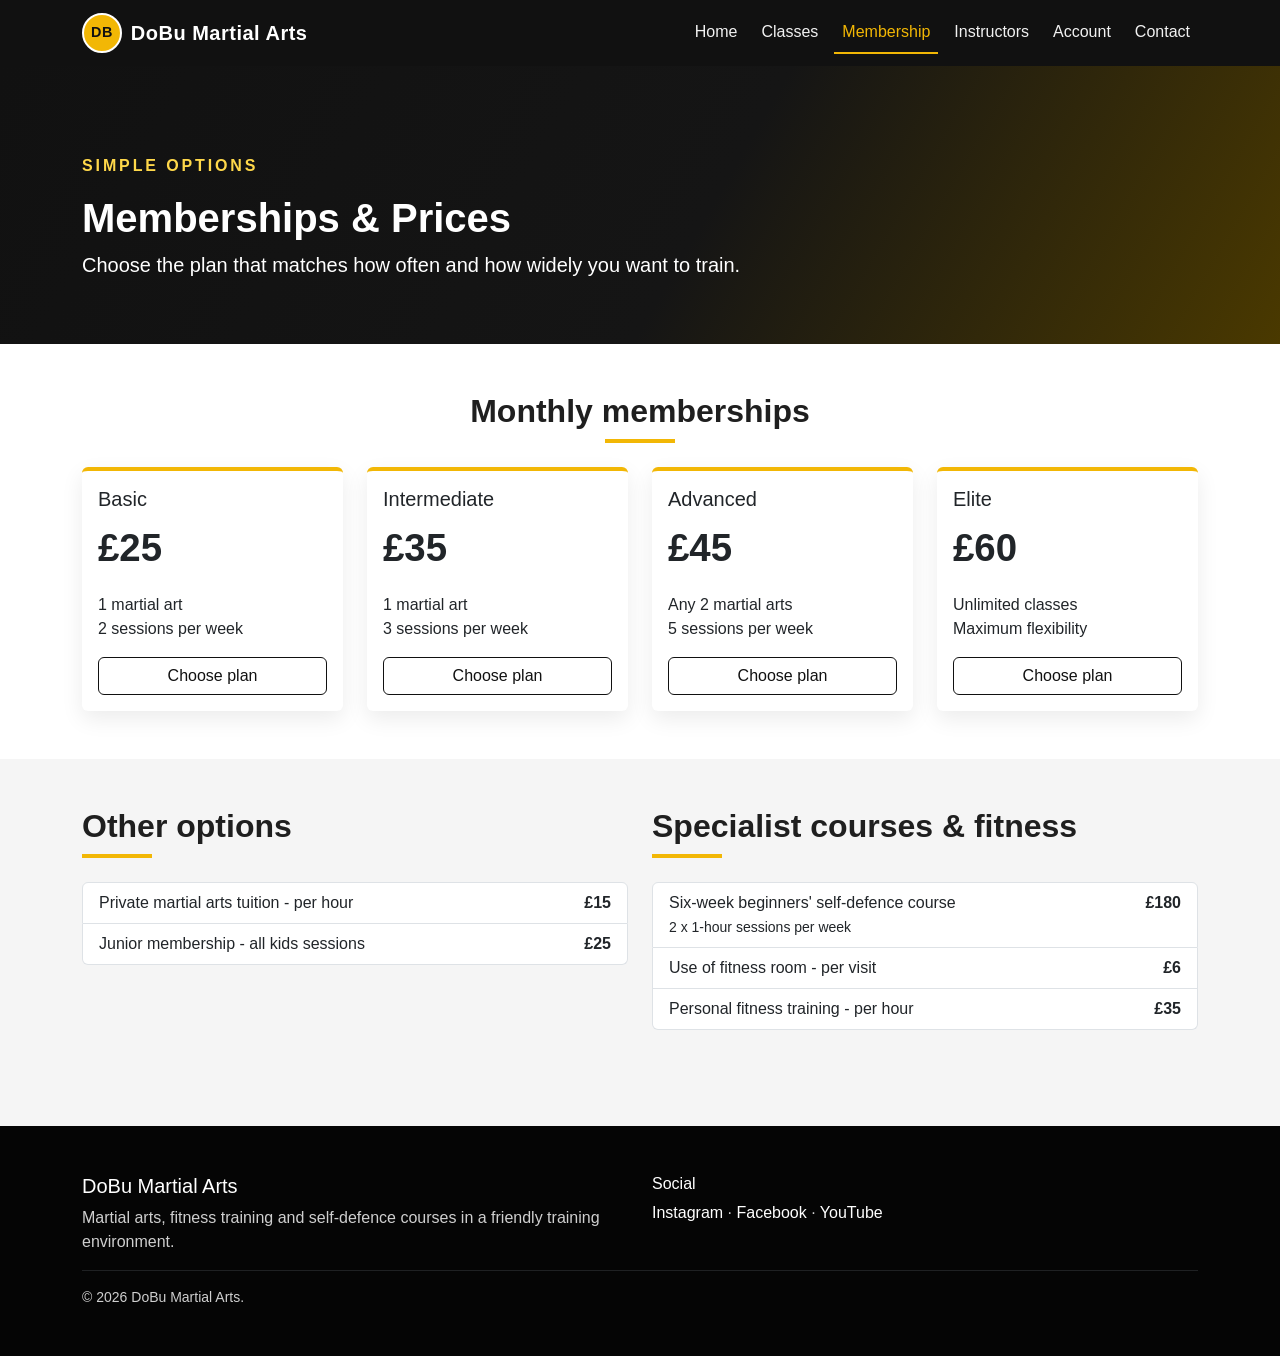
<file: membership.html>
<!doctype html><html lang="en"><head><meta charset="utf-8"><meta name="viewport" content="width=device-width, initial-scale=1"><meta name="description" content="Membership prices, specialist courses and fitness training at DoBu Martial Arts."><title>Membership | DoBu Martial Arts</title><link rel="stylesheet" href="bootstrap/css/bootstrap.min.css"><link rel="stylesheet" href="css/style.css"></head><body><a class="skip-link" href="#mainContent">Skip to main content</a>
<nav class="navbar navbar-expand-lg navbar-dark bg-dobu-black sticky-top" aria-label="Main navigation">
  <div class="container">
    <a class="navbar-brand d-flex align-items-center" href="index.html"><span class="brand-mark">DB</span>DoBu Martial Arts</a>
    <button class="navbar-toggler" type="button" data-bs-toggle="collapse" data-bs-target="#mainNav" aria-controls="mainNav" aria-expanded="false" aria-label="Toggle navigation"><span class="navbar-toggler-icon"></span></button>
    <div class="collapse navbar-collapse" id="mainNav"><ul class="navbar-nav ms-auto gap-lg-2"><li class="nav-item"><a class="nav-link" href="index.html">Home</a></li><li class="nav-item"><a class="nav-link" href="classes.html">Classes</a></li><li class="nav-item"><a class="nav-link active" aria-current="page" href="membership.html">Membership</a></li><li class="nav-item"><a class="nav-link" href="instructors.html">Instructors</a></li><li class="nav-item"><a class="nav-link" href="account.html">Account</a></li><li class="nav-item"><a class="nav-link" href="contact.html">Contact</a></li></ul></div>
  </div>
</nav><main id="mainContent"><header class="page-hero"><div class="container"><p class="hero-kicker">Simple options</p><h1>Memberships & Prices</h1><p class="lead mb-0">Choose the plan that matches how often and how widely you want to train.</p></div></header>
<section class="py-5 bg-white"><div class="container"><h2 class="section-title text-center">Monthly memberships</h2><div class="row g-4 justify-content-center">
<div class="col-md-6 col-lg-3"><div class="card price-card"><div class="card-body"><h3 class="h5">Basic</h3><p class="price-value">£25</p><p>1 martial art<br>2 sessions per week</p><a class="btn btn-outline-dobu w-100" href="account.html">Choose plan</a></div></div></div>
<div class="col-md-6 col-lg-3"><div class="card price-card"><div class="card-body"><h3 class="h5">Intermediate</h3><p class="price-value">£35</p><p>1 martial art<br>3 sessions per week</p><a class="btn btn-outline-dobu w-100" href="account.html">Choose plan</a></div></div></div>
<div class="col-md-6 col-lg-3"><div class="card price-card"><div class="card-body"><h3 class="h5">Advanced</h3><p class="price-value">£45</p><p>Any 2 martial arts<br>5 sessions per week</p><a class="btn btn-outline-dobu w-100" href="account.html">Choose plan</a></div></div></div>
<div class="col-md-6 col-lg-3"><div class="card price-card"><div class="card-body"><h3 class="h5">Elite</h3><p class="price-value">£60</p><p>Unlimited classes<br>Maximum flexibility</p><a class="btn btn-outline-dobu w-100" href="account.html">Choose plan</a></div></div></div>
</div></div></section>
<section class="py-5"><div class="container"><div class="row g-4"><div class="col-lg-6"><h2 class="section-title">Other options</h2><div class="list-group"><div class="list-group-item d-flex justify-content-between gap-3"><span>Private martial arts tuition - per hour</span><strong>£15</strong></div><div class="list-group-item d-flex justify-content-between gap-3"><span>Junior membership - all kids sessions</span><strong>£25</strong></div></div></div><div class="col-lg-6"><h2 class="section-title">Specialist courses & fitness</h2><div class="list-group"><div class="list-group-item d-flex justify-content-between gap-3"><span>Six-week beginners' self-defence course<br><small>2 x 1-hour sessions per week</small></span><strong>£180</strong></div><div class="list-group-item d-flex justify-content-between gap-3"><span>Use of fitness room - per visit</span><strong>£6</strong></div><div class="list-group-item d-flex justify-content-between gap-3"><span>Personal fitness training - per hour</span><strong>£35</strong></div></div></div></div></div></section></main><footer class="footer py-5 mt-5">
  <div class="container">
    <div class="row g-4 align-items-start">
      <div class="col-md-6"><h2 class="h5 text-white">DoBu Martial Arts</h2><p class="mb-0">Martial arts, fitness training and self-defence courses in a friendly training environment.</p></div>
      <div class="col-md-6"><h2 class="h6 text-white">Social</h2><p class="mb-0"><a href="https://www.instagram.com/" target="_blank" rel="noopener">Instagram</a> · <a href="https://www.facebook.com/" target="_blank" rel="noopener">Facebook</a> · <a href="https://www.youtube.com/" target="_blank" rel="noopener">YouTube</a></p></div>
    </div>
    <hr class="border-secondary"><p class="small mb-0">&copy; <span class="current-year"></span> DoBu Martial Arts.</p>
  </div>
</footer>
<script src="bootstrap/js/bootstrap.bundle.min.js"></script><script src="js/main.js"></script></body></html>
</file>
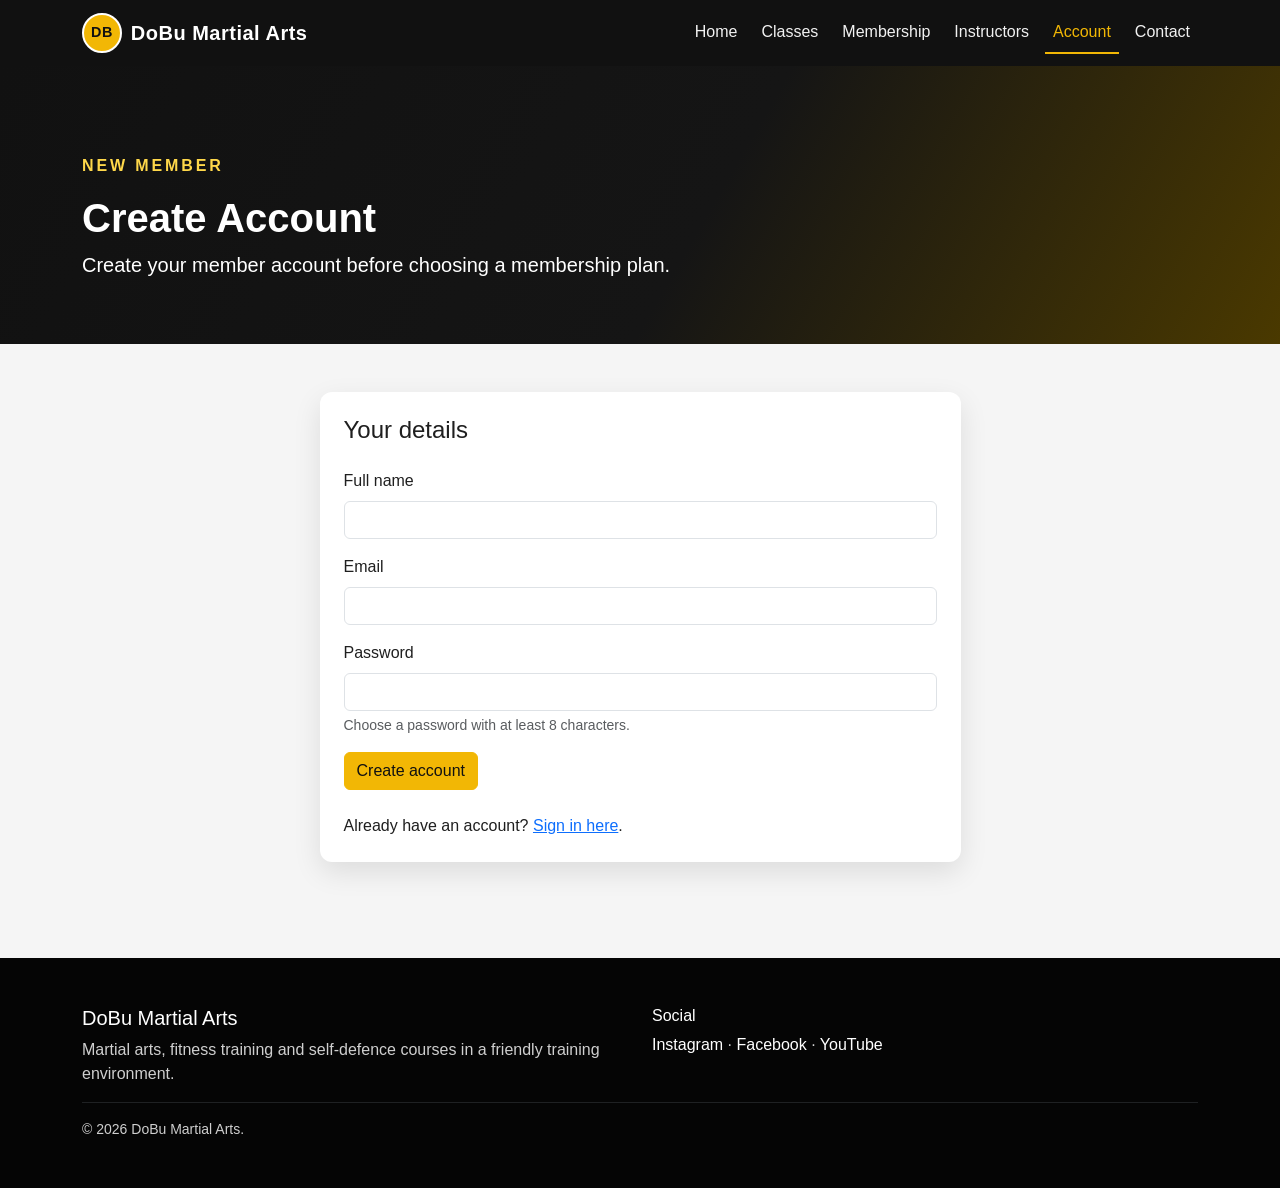
<file: register.html>
<!doctype html>
<html lang="en"><head><meta charset="utf-8"><meta name="viewport" content="width=device-width, initial-scale=1"><meta name="description" content="Create a DoBu Martial Arts member account."><title>Create Account | DoBu Martial Arts</title><link rel="stylesheet" href="bootstrap/css/bootstrap.min.css"><link rel="stylesheet" href="css/style.css"></head><body><a class="skip-link" href="#mainContent">Skip to main content</a>
<nav class="navbar navbar-expand-lg navbar-dark bg-dobu-black sticky-top" aria-label="Main navigation">
  <div class="container">
    <a class="navbar-brand d-flex align-items-center" href="index.html"><span class="brand-mark">DB</span>DoBu Martial Arts</a>
    <button class="navbar-toggler" type="button" data-bs-toggle="collapse" data-bs-target="#mainNav" aria-controls="mainNav" aria-expanded="false" aria-label="Toggle navigation"><span class="navbar-toggler-icon"></span></button>
    <div class="collapse navbar-collapse" id="mainNav"><ul class="navbar-nav ms-auto gap-lg-2"><li class="nav-item"><a class="nav-link" href="index.html">Home</a></li><li class="nav-item"><a class="nav-link" href="classes.html">Classes</a></li><li class="nav-item"><a class="nav-link" href="membership.html">Membership</a></li><li class="nav-item"><a class="nav-link" href="instructors.html">Instructors</a></li><li class="nav-item"><a class="nav-link active" aria-current="page" href="account.html">Account</a></li><li class="nav-item"><a class="nav-link" href="contact.html">Contact</a></li></ul></div>
  </div>
</nav>
<main id="mainContent"><header class="page-hero"><div class="container"><p class="hero-kicker">New member</p><h1>Create Account</h1><p class="lead mb-0">Create your member account before choosing a membership plan.</p></div></header>
<section class="py-5"><div class="container"><div class="row justify-content-center"><div class="col-lg-7"><div class="form-panel"><h2 class="h4 mb-4">Your details</h2><form id="registerForm" class="needs-validation" novalidate><div class="mb-3"><label for="registerName" class="form-label">Full name</label><input id="registerName" class="form-control" type="text" required minlength="2"><div class="invalid-feedback">Enter your name.</div></div><div class="mb-3"><label for="registerEmail" class="form-label">Email</label><input id="registerEmail" class="form-control" type="email" required autocomplete="email"><div class="invalid-feedback">Enter a valid email address.</div></div><div class="mb-3"><label for="registerPassword" class="form-label">Password</label><input id="registerPassword" class="form-control" type="password" required minlength="8" autocomplete="new-password"><div class="form-text">Choose a password with at least 8 characters.</div><div class="invalid-feedback">Please enter at least 8 characters.</div></div><button class="btn btn-dobu" type="submit">Create account</button></form><div id="registerMessage" class="alert alert-success d-none mt-3" role="status"></div><p class="mt-4 mb-0">Already have an account? <a href="login.html">Sign in here</a>.</p></div></div></div></div></section></main><footer class="footer py-5 mt-5">
  <div class="container">
    <div class="row g-4 align-items-start">
      <div class="col-md-6"><h2 class="h5 text-white">DoBu Martial Arts</h2><p class="mb-0">Martial arts, fitness training and self-defence courses in a friendly training environment.</p></div>
      <div class="col-md-6"><h2 class="h6 text-white">Social</h2><p class="mb-0"><a href="https://www.instagram.com/" target="_blank" rel="noopener">Instagram</a> · <a href="https://www.facebook.com/" target="_blank" rel="noopener">Facebook</a> · <a href="https://www.youtube.com/" target="_blank" rel="noopener">YouTube</a></p></div>
    </div>
    <hr class="border-secondary"><p class="small mb-0">&copy; <span class="current-year"></span> DoBu Martial Arts.</p>
  </div>
</footer>
<script src="bootstrap/js/bootstrap.bundle.min.js"></script><script src="js/main.js"></script></body></html>
</file>
<file: css/style.css>
/* DoBu Martial Arts - custom styles */
:root{
    --dobu-black:#111111;
    --dobu-dark:#242424;
    --dobu-amber:#f2b705;
    --dobu-amber-light:#ffd84a;
    --dobu-white:#ffffff;
    --dobu-grey:#d7d7d7;
}

html{scroll-behavior:smooth;}
body{
    font-family: Arial, Helvetica, sans-serif;
    background:#f5f5f5;
    color:#1f1f1f;
}

.skip-link{
    position:absolute;
    left:-9999px;
    top:0;
    background:var(--dobu-white);
    color:var(--dobu-black);
    padding:.75rem 1rem;
    z-index:2000;
}
.skip-link:focus{left:1rem;top:1rem;}

.bg-dobu-black{background-color:var(--dobu-black)!important;}
.bg-dobu-red{background-color:var(--dobu-amber)!important;color:var(--dobu-black)!important;}
.text-dobu-red{color:#9a6b00!important;}
.border-dobu-red{border-color:var(--dobu-amber)!important;}

.navbar-brand{
    font-weight:800;
    letter-spacing:.5px;
}
.brand-mark{
    display:inline-flex;
    align-items:center;
    justify-content:center;
    width:40px;
    height:40px;
    margin-right:.55rem;
    border:2px solid var(--dobu-white);
    border-radius:50%;
    color:var(--dobu-white);
    background:var(--dobu-amber);
    color:var(--dobu-black);
    font-size:.9rem;
}
.navbar .nav-link{color:#f2f2f2!important;border-bottom:2px solid transparent;}
.navbar .nav-link:hover,
.navbar .nav-link:focus,
.navbar .nav-link.active{color:var(--dobu-amber)!important;border-bottom-color:var(--dobu-amber);}

.btn-dobu{
    background:var(--dobu-amber);
    color:var(--dobu-black);
    border:1px solid var(--dobu-amber);
}
.btn-dobu:hover,.btn-dobu:focus{
    background:var(--dobu-amber-light);
    color:var(--dobu-black);
    border-color:var(--dobu-amber-light);
}
.btn-outline-dobu{
    border:1px solid var(--dobu-black);
    color:var(--dobu-black);
}
.btn-outline-dobu:hover,.btn-outline-dobu:focus{
    background:var(--dobu-black);
    color:var(--dobu-amber);
}

.hero{
    min-height:620px;
    display:flex;
    align-items:center;
    background:linear-gradient(120deg,#050505 0%,#111 62%,#4a3900 100%);
    color:var(--dobu-white);
}
.hero h1{font-size:clamp(2.6rem,6vw,5.3rem);font-weight:800;line-height:.98;}
.hero .lead{max-width:680px;color:#efefef;}
.hero-kicker{letter-spacing:.18rem;text-transform:uppercase;color:var(--dobu-amber-light);font-weight:700;}

.page-hero{
    padding:5.5rem 0 4rem;
    color:var(--dobu-white);
    background:linear-gradient(120deg,var(--dobu-black) 0%,#151515 55%,#4a3900 100%);
}
.page-hero h1{font-weight:800;}

.section-title{font-weight:800;position:relative;padding-bottom:.8rem;margin-bottom:1.5rem;}
.section-title:after{
    content:"";
    position:absolute;
    left:0;
    bottom:0;
    width:70px;
    height:4px;
    background:var(--dobu-amber);
}
.section-title.text-center:after{left:50%;transform:translateX(-50%);}

.feature-card,.martial-card,.price-card,.coach-card{
    height:100%;
    border:0;
    border-top:4px solid var(--dobu-amber);
    box-shadow:0 8px 22px rgba(0,0,0,.08);
}
.feature-number{
    width:48px;height:48px;border-radius:50%;display:flex;align-items:center;justify-content:center;
    background:var(--dobu-amber);color:var(--dobu-black);font-weight:800;margin-bottom:1rem;
}

.visual-card{
    overflow:hidden;
    min-height:260px;
    border-radius:.75rem;
    background:#111;
    box-shadow:0 12px 30px rgba(0,0,0,.15);
}
.visual-card img{width:100%;height:100%;object-fit:cover;display:block;}

.dark-section{background:var(--dobu-black);color:var(--dobu-white);}
.dark-section .text-muted{color:#c6c6c6!important;}

.table-dobu thead th{background:var(--dobu-black);color:var(--dobu-amber);white-space:nowrap;}
.table-dobu td,.table-dobu th{vertical-align:middle;}
.table-dobu tbody tr:nth-child(even){background:#f1f1f1;}

.price-card{position:relative;overflow:hidden;}
.price-value{font-size:2.4rem;font-weight:800;}

.coach-image{
    width:92px;height:92px;border-radius:50%;object-fit:cover;border:4px solid var(--dobu-amber);background:#222;
}

.form-panel{
    background:#fff;border-radius:.75rem;box-shadow:0 10px 28px rgba(0,0,0,.10);padding:1.5rem;
}
.account-status{border-left:5px solid var(--dobu-amber);background:#fff6d7;padding:1rem;border-radius:.35rem;}
.order-summary{padding:1rem;border:1px solid #dedede;border-left:4px solid var(--dobu-amber);border-radius:.4rem;background:#fafafa;}
.form-panel fieldset{border-top:1px solid #e5e5e5;padding-top:1rem;}

.community-post{border-left:4px solid var(--dobu-amber);background:#fff;padding:1rem;margin-bottom:.8rem;border-radius:.35rem;}

.contact-icon{
    width:42px;height:42px;border-radius:50%;background:var(--dobu-amber);color:var(--dobu-black);
    display:inline-flex;align-items:center;justify-content:center;font-weight:800;
}

.footer{background:#050505;color:#cfcfcf;}
.footer a{color:#fff;text-decoration:none;}
.footer a:hover,.footer a:focus{color:var(--dobu-amber-light);text-decoration:underline;}

:focus-visible{outline:3px solid var(--dobu-amber);outline-offset:3px;}

@media (max-width: 767.98px){
    .hero{min-height:540px;text-align:center;}
    .hero .lead{margin-left:auto;margin-right:auto;}
    .section-title:after{left:50%;transform:translateX(-50%);}
    .section-title{text-align:center;}
    .page-hero{text-align:center;padding:4.5rem 0 3rem;}
}


/* Simple signs used instead of photos */
.hero-sign{
    width:260px;
    height:260px;
    border:4px solid rgba(255,255,255,.9);
    border-radius:50%;
    display:flex;
    align-items:center;
    justify-content:center;
    font-size:8rem;
    background:rgba(0,0,0,.22);
    box-shadow:0 16px 38px rgba(0,0,0,.28);
}

.sign-panel{
    min-height:260px;
    border-radius:.75rem;
    background:linear-gradient(135deg,#0b0b0b,#1a1a1a 62%,#4a3900);
    color:#fff;
    display:flex;
    flex-direction:column;
    align-items:center;
    justify-content:center;
    gap:.55rem;
    box-shadow:0 12px 30px rgba(0,0,0,.15);
}
.sign-panel span{font-size:5.5rem;line-height:1;}
.sign-panel small{font-size:1rem;font-weight:700;letter-spacing:.08rem;text-transform:uppercase;}
.sign-panel.compact{min-height:210px;}

.martial-sign{
    min-height:165px;
    display:flex;
    align-items:center;
    justify-content:center;
    background:linear-gradient(135deg,#0d0d0d,#4a3900);
    color:#fff;
    font-size:4.6rem;
}

.coach-sign{
    width:92px;
    height:92px;
    min-width:92px;
    border-radius:50%;
    border:4px solid var(--dobu-amber);
    background:#171717;
    color:#fff;
    display:flex;
    align-items:center;
    justify-content:center;
    font-size:2.8rem;
}

@media (max-width: 767.98px){
    .sign-panel{min-height:210px;}
    .sign-panel span{font-size:4.5rem;}
}


/* Timetable heading */
.table-dobu caption.timetable-caption{
    caption-side:top;
    text-align:center;
    font-weight:800;
    font-size:1.15rem;
    color:var(--dobu-black)!important;
    padding:.5rem 0 1rem;
}

/* Card hover effect for instructors and memberships */
.coach-card,.price-card{
    transition:transform .2s ease, box-shadow .2s ease, background-color .2s ease;
}
.coach-card:hover,.coach-card:focus-within,.price-card:hover,.price-card:focus-within{
    transform:translateY(-6px);
    background:#f8e9eb;
    box-shadow:0 14px 30px rgba(0,0,0,.14);
}


/* Photos used on the main pages */
.hero-photo{width:100%;max-width:440px;height:360px;overflow:hidden;border:4px solid rgba(255,255,255,.9);border-radius:1rem;box-shadow:0 16px 38px rgba(0,0,0,.28);}
.hero-photo img,.sign-panel img,.martial-sign img{width:100%;height:100%;object-fit:cover;display:block;}
.sign-panel{overflow:hidden;padding:0;}
.sign-panel img{min-height:210px;}
.martial-sign{overflow:hidden;padding:0;}
.martial-sign img{height:165px;}
.coach-image{flex:0 0 92px;}
@media (max-width:767.98px){.hero-photo{height:240px;max-width:100%;}.hero{padding:2rem 0;}}
</file>
